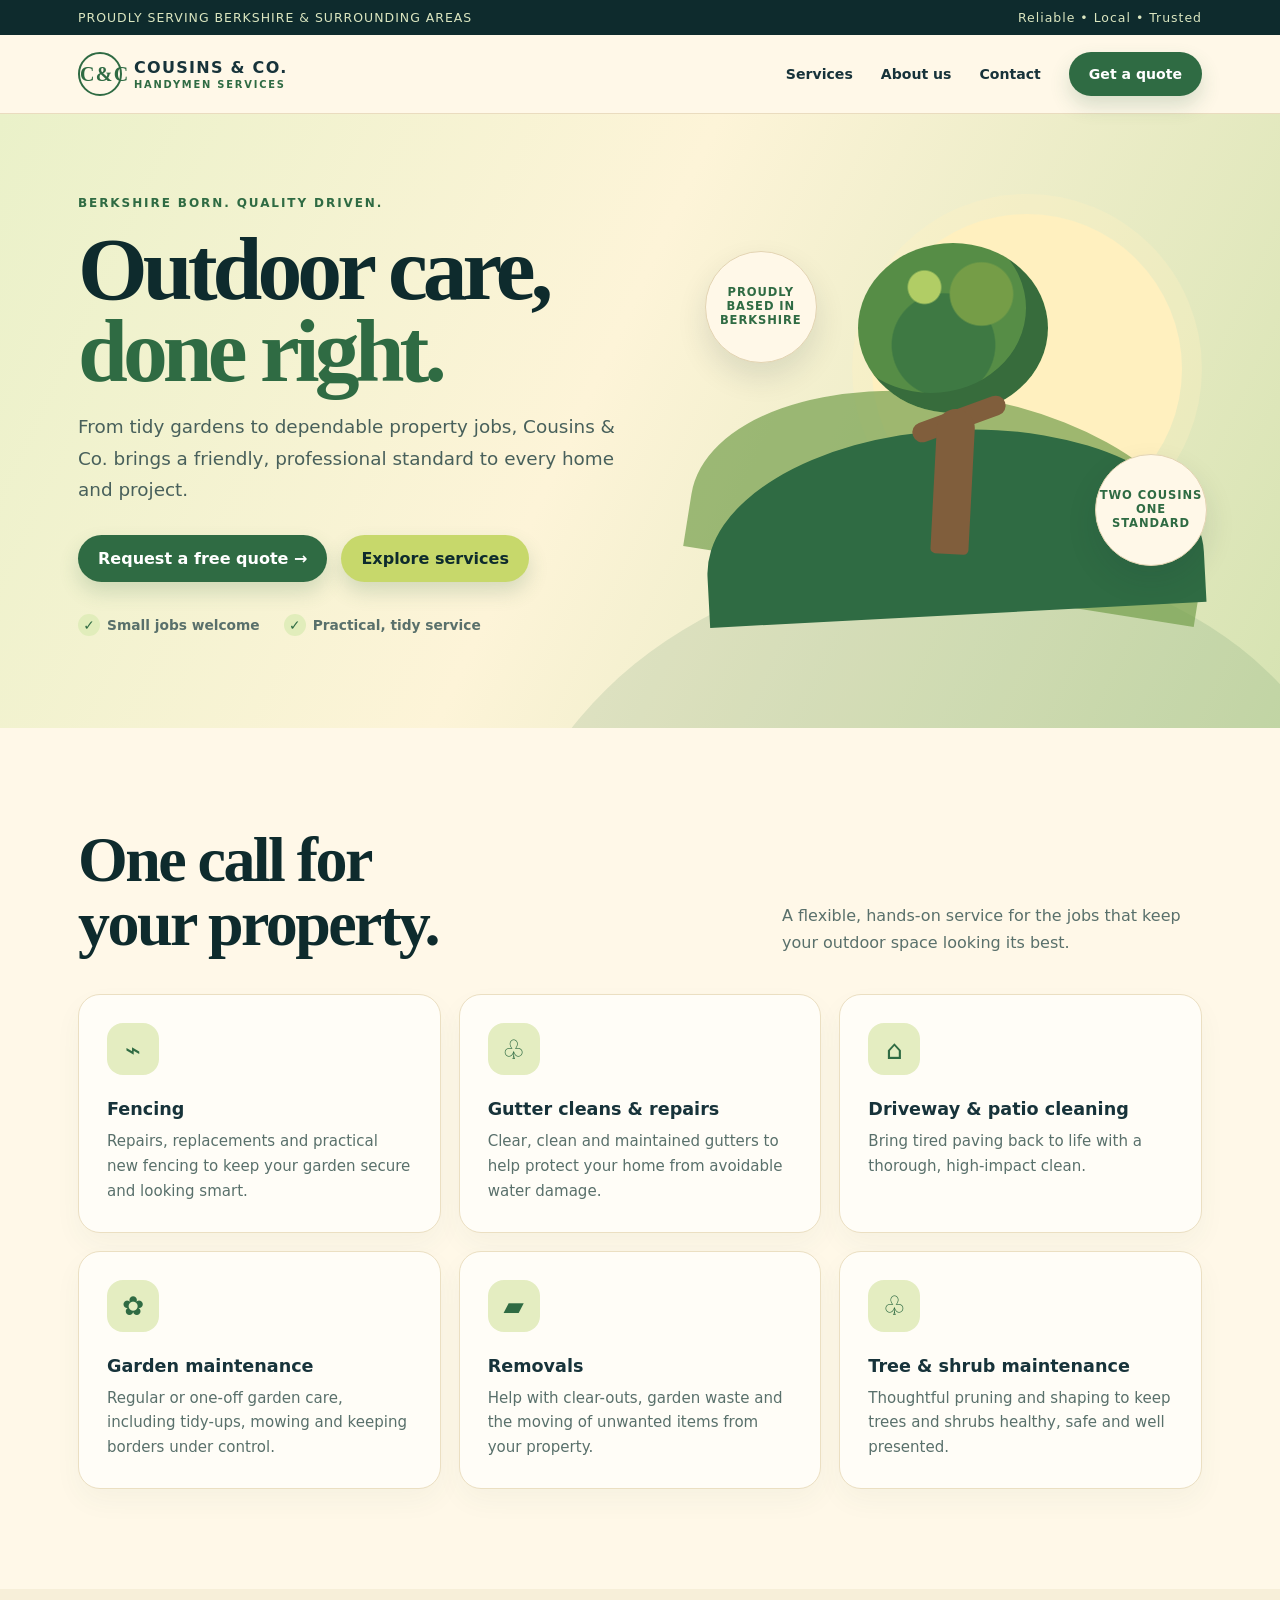
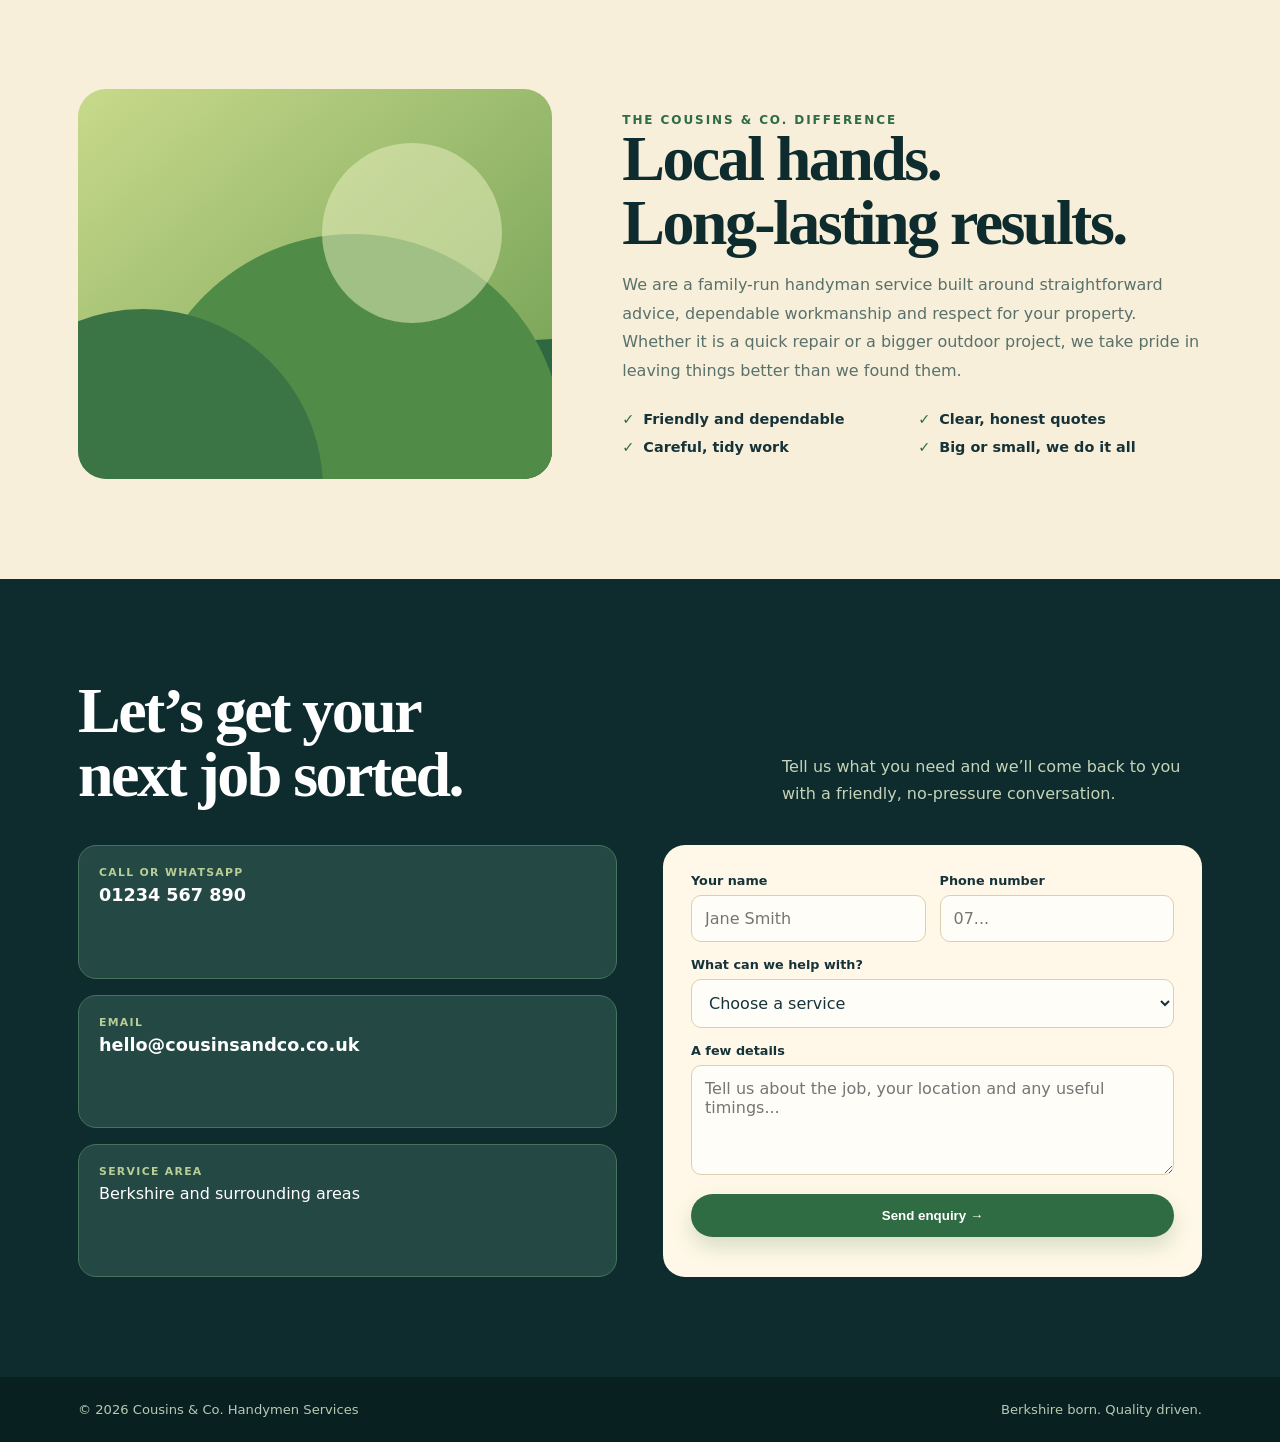
<file: cousins-and-co-draft.html>
<!doctype html>
<html lang="en">
<head>
<meta charset="utf-8" />
<meta name="viewport" content="width=device-width, initial-scale=1" />
<title>Cousins & Co. | Handymen Services</title>
<meta name="description" content="Cousins & Co. — reliable, local handyman and outdoor care services across Berkshire." />
<style>
:root{--ink:#17333a;--deep:#0e2b2d;--forest:#2f6b43;--leaf:#7ea84d;--lime:#c7d86b;--cream:#fff8e8;--sand:#f1ddae;--muted:#59706b;--white:#fff}*{box-sizing:border-box}html{scroll-behavior:smooth}body{margin:0;color:var(--ink);font-family:Inter,ui-sans-serif,system-ui,-apple-system,"Segoe UI",sans-serif;background:var(--cream)}a{text-decoration:none;color:inherit}.container{max-width:1180px;margin:auto;padding:0 28px}.topline{background:var(--deep);color:#dbe6c0;font-size:.78rem;letter-spacing:.08em}.topline .container{display:flex;justify-content:space-between;gap:20px;padding-top:10px;padding-bottom:10px}.nav{position:sticky;top:0;z-index:10;background:rgba(255,248,232,.94);backdrop-filter:blur(12px);border-bottom:1px solid #eadcbf}.nav .container{height:78px;display:flex;align-items:center;justify-content:space-between}.brand{display:flex;align-items:center;gap:12px;font-weight:900;letter-spacing:.08em}.brandmark{width:44px;height:44px;border:2px solid var(--forest);border-radius:50%;display:grid;place-items:center;color:var(--forest);font-family:Georgia,serif;font-size:20px}.brand small{display:block;color:var(--forest);font-size:.62rem;letter-spacing:.18em;margin-top:2px}.links{display:flex;align-items:center;gap:28px;font-size:.88rem;font-weight:700}.links a:hover{color:var(--forest)}.button{display:inline-flex;align-items:center;justify-content:center;gap:8px;padding:14px 20px;border-radius:999px;background:var(--forest);color:#fff;font-weight:800;border:0;box-shadow:0 10px 20px #2f6b4330;transition:.2s}.button:hover{background:#245536;transform:translateY(-2px)}.button.alt{background:var(--lime);color:var(--deep)}.hero{position:relative;overflow:hidden;background:linear-gradient(115deg,#eaf1c9 0%,#fdf4d8 46%,#d6e3b2 100%);padding:82px 0 92px}.hero:after{content:"";position:absolute;inset:auto -5% -170px 38%;height:340px;background:var(--forest);border-radius:50% 50% 0 0/100% 100% 0 0;opacity:.12;transform:rotate(-6deg)}.hero-grid{display:grid;grid-template-columns:1.06fr .94fr;align-items:center;gap:66px;position:relative;z-index:1}.eyebrow{color:var(--forest);font-weight:900;letter-spacing:.16em;text-transform:uppercase;font-size:.75rem}.hero h1{font-family:Georgia,serif;font-size:clamp(3.1rem,7vw,6.2rem);line-height:.92;margin:18px 0;color:var(--deep);letter-spacing:-.055em}.hero h1 em{color:var(--forest);font-style:normal}.hero p{font-size:1.15rem;line-height:1.7;max-width:570px;color:#48605b}.actions{display:flex;gap:14px;flex-wrap:wrap;margin-top:30px}.trust{display:flex;gap:24px;flex-wrap:wrap;margin-top:32px;color:var(--muted);font-size:.86rem;font-weight:700}.trust span:before{content:"✓";display:inline-grid;place-items:center;width:22px;height:22px;margin-right:7px;border-radius:50%;background:#e1edbb;color:var(--forest);font-weight:900}.illustration{min-height:440px;position:relative;display:grid;place-items:center}.sun{position:absolute;width:310px;height:310px;border-radius:50%;background:#fff0bf;right:4%;top:4%;box-shadow:0 0 0 20px #fff0bf55}.hill{position:absolute;bottom:21px;width:100%;height:185px;background:var(--forest);border-radius:55% 55% 0 0/80% 80% 0 0;transform:rotate(-3deg)}.hill.two{bottom:52px;background:#75a04e;opacity:.7;transform:rotate(9deg) scale(1.04)}.tree{position:relative;z-index:2;margin-top:-35px}.crown{width:190px;height:170px;border-radius:50%;background:radial-gradient(circle at 35% 26%,#b1cd65 0 9%,transparent 10%),radial-gradient(circle at 65% 30%,#759d47 0 18%,transparent 19%),radial-gradient(circle at 45% 60%,#3e7943 0 35%,transparent 36%),#568d46;box-shadow:inset -22px -20px 0 #376c3c}.trunk{height:145px;width:38px;background:#805e3c;margin:-4px auto 0;border-radius:20px 20px 5px 5px;transform:rotate(3deg)}.branch{height:20px;width:98px;background:#805e3c;position:absolute;top:166px;left:52px;transform:rotate(-20deg);border-radius:20px}.badge{position:absolute;z-index:3;background:#fff8e8;border:1px solid #e3d4b2;border-radius:50%;width:112px;height:112px;display:grid;place-items:center;text-align:center;font-size:.72rem;line-height:1.2;font-weight:900;letter-spacing:.08em;color:var(--forest);box-shadow:0 14px 30px #17333a1f}.badge.one{left:0;top:55px}.badge.two{right:-5px;bottom:70px}.section{padding:100px 0}.section.alt{background:#f7efd9}.section-head{display:flex;justify-content:space-between;align-items:end;gap:30px;margin-bottom:38px}.section h2{font-family:Georgia,serif;font-size:clamp(2.3rem,5vw,4rem);line-height:1;margin:0;color:var(--deep);letter-spacing:-.04em}.section-head p{max-width:420px;color:var(--muted);line-height:1.7;margin:0}.cards{display:grid;grid-template-columns:repeat(3,1fr);gap:18px}.card{background:#fffdf7;border:1px solid #ebdfc2;border-radius:22px;padding:28px;min-height:230px;box-shadow:0 12px 28px #315a3b0b;transition:.25s}.card:hover{transform:translateY(-5px);box-shadow:0 18px 36px #315a3b1c}.icon{width:52px;height:52px;border-radius:16px;display:grid;place-items:center;background:#e4edc1;color:var(--forest);font-size:1.65rem;margin-bottom:24px}.card h3{margin:0 0 10px;font-size:1.1rem}.card p{color:var(--muted);line-height:1.65;margin:0;font-size:.94rem}.about{display:grid;grid-template-columns:.9fr 1.1fr;gap:70px;align-items:center}.about-art{min-height:390px;border-radius:28px;background:linear-gradient(140deg,#c8d98b,#6d9d51);position:relative;overflow:hidden}.about-art:before,.about-art:after{content:"";position:absolute;border-radius:50%;background:#3b7545}.about-art:before{width:360px;height:360px;left:-115px;bottom:-190px;box-shadow:210px -45px 0 30px #518b48,410px 30px 0 0 #2e6840}.about-art:after{width:180px;height:180px;right:50px;top:54px;background:#e7efbd88}.about-copy p{color:var(--muted);line-height:1.8}.ticks{display:grid;grid-template-columns:1fr 1fr;gap:12px;margin:25px 0 0;padding:0;list-style:none}.ticks li{font-weight:800;font-size:.9rem}.ticks li:before{content:"✓";color:var(--forest);margin-right:9px}.contact{background:var(--deep);color:white}.contact h2{color:white}.contact .section-head p{color:#c5d4b9}.contact-grid{display:grid;grid-template-columns:1fr 1fr;gap:46px}.contact-details{display:grid;gap:16px}.contact-item{background:#244844;border:1px solid #46725e;border-radius:18px;padding:20px}.contact-item small{display:block;color:#b8ce96;text-transform:uppercase;letter-spacing:.12em;font-weight:800;font-size:.68rem;margin-bottom:6px}.contact-item a{font-size:1.1rem;font-weight:800}.form{background:#fff8e8;color:var(--ink);padding:28px;border-radius:22px}.form-row{display:grid;grid-template-columns:1fr 1fr;gap:14px}.form label{font-size:.8rem;font-weight:800;display:block;margin:0 0 7px}.form input,.form textarea,.form select{width:100%;border:1px solid #dbcfae;border-radius:10px;padding:13px;background:#fffdf7;color:var(--ink);font:inherit;margin-bottom:15px}.form textarea{min-height:110px;resize:vertical}.form .button{width:100%;cursor:pointer}.footer{background:#092021;color:#b7c9b4;padding:25px 0;font-size:.82rem}.footer .container{display:flex;justify-content:space-between;gap:20px}.mobile{display:none}@media(max-width:800px){.topline .container{justify-content:center}.topline .container span:last-child{display:none}.links{display:none}.mobile{display:inline-flex}.hero{padding:60px 0}.hero-grid,.about,.contact-grid{grid-template-columns:1fr;gap:40px}.illustration{min-height:330px;transform:scale(.84)}.cards{grid-template-columns:1fr 1fr}.section{padding:70px 0}.section-head{display:block}.section-head p{margin-top:16px}.footer .container{display:block}.footer .container span{display:block;margin-top:8px}}@media(max-width:510px){.container{padding:0 20px}.cards{grid-template-columns:1fr}.hero h1{font-size:3.3rem}.form-row{grid-template-columns:1fr}.trust{gap:12px}.badge.one{left:-15px}.badge.two{right:-18px}}
</style>
</head>
<body>
<div class="topline"><div class="container"><span>PROUDLY SERVING BERKSHIRE & SURROUNDING AREAS</span><span>Reliable • Local • Trusted</span></div></div>
<nav class="nav"><div class="container"><a class="brand" href="#top"><span class="brandmark">C&C</span><span>COUSINS & CO.<small>HANDYMEN SERVICES</small></span></a><div class="links"><a href="#services">Services</a><a href="#about">About us</a><a href="#contact">Contact</a><a class="button" href="#contact">Get a quote</a></div><a class="button mobile" href="#contact">Quote</a></div></nav>
<main id="top">
<section class="hero"><div class="container hero-grid"><div><div class="eyebrow">Berkshire born. Quality driven.</div><h1>Outdoor care, <em>done right.</em></h1><p>From tidy gardens to dependable property jobs, Cousins & Co. brings a friendly, professional standard to every home and project.</p><div class="actions"><a class="button" href="#contact">Request a free quote →</a><a class="button alt" href="#services">Explore services</a></div><div class="trust"><span>Small jobs welcome</span><span>Practical, tidy service</span></div></div><div class="illustration"><div class="sun"></div><div class="hill two"></div><div class="hill"></div><div class="tree"><div class="crown"></div><div class="branch"></div><div class="trunk"></div></div><div class="badge one">PROUDLY<br>BASED IN<br>BERKSHIRE</div><div class="badge two">TWO COUSINS<br>ONE STANDARD</div></div></div></section>
<section class="section" id="services"><div class="container"><div class="section-head"><h2>One call for<br>your property.</h2><p>A flexible, hands-on service for the jobs that keep your outdoor space looking its best.</p></div><div class="cards"><article class="card"><div class="icon">⌁</div><h3>Fencing</h3><p>Repairs, replacements and practical new fencing to keep your garden secure and looking smart.</p></article><article class="card"><div class="icon">♧</div><h3>Gutter cleans & repairs</h3><p>Clear, clean and maintained gutters to help protect your home from avoidable water damage.</p></article><article class="card"><div class="icon">⌂</div><h3>Driveway & patio cleaning</h3><p>Bring tired paving back to life with a thorough, high-impact clean.</p></article><article class="card"><div class="icon">✿</div><h3>Garden maintenance</h3><p>Regular or one-off garden care, including tidy-ups, mowing and keeping borders under control.</p></article><article class="card"><div class="icon">▰</div><h3>Removals</h3><p>Help with clear-outs, garden waste and the moving of unwanted items from your property.</p></article><article class="card"><div class="icon">♧</div><h3>Tree & shrub maintenance</h3><p>Thoughtful pruning and shaping to keep trees and shrubs healthy, safe and well presented.</p></article></div></div></section>
<section class="section alt" id="about"><div class="container about"><div class="about-art"></div><div class="about-copy"><div class="eyebrow">The Cousins & Co. difference</div><h2>Local hands.<br>Long-lasting results.</h2><p>We are a family-run handyman service built around straightforward advice, dependable workmanship and respect for your property. Whether it is a quick repair or a bigger outdoor project, we take pride in leaving things better than we found them.</p><ul class="ticks"><li>Friendly and dependable</li><li>Clear, honest quotes</li><li>Careful, tidy work</li><li>Big or small, we do it all</li></ul></div></div></section>
<section class="section contact" id="contact"><div class="container"><div class="section-head"><h2>Let’s get your<br>next job sorted.</h2><p>Tell us what you need and we’ll come back to you with a friendly, no-pressure conversation.</p></div><div class="contact-grid"><div class="contact-details"><div class="contact-item"><small>Call or WhatsApp</small><a href="tel:+441234567890">01234 567 890</a></div><div class="contact-item"><small>Email</small><a href="mailto:hello@cousinsandco.co.uk">hello@cousinsandco.co.uk</a></div><div class="contact-item"><small>Service area</small><span>Berkshire and surrounding areas</span></div></div><form class="form" onsubmit="event.preventDefault(); document.querySelector('#form-note').textContent='Thanks — your enquiry is ready to send. Connect this form to your preferred inbox or CRM.'"><div class="form-row"><div><label for="name">Your name</label><input id="name" required placeholder="Jane Smith"></div><div><label for="phone">Phone number</label><input id="phone" placeholder="07..." type="tel"></div></div><label for="service">What can we help with?</label><select id="service"><option>Choose a service</option><option>Garden maintenance</option><option>Tree & shrub maintenance</option><option>Fencing</option><option>Gutter cleans & repairs</option><option>Driveway & patio cleaning</option><option>Removals</option><option>Something else</option></select><label for="message">A few details</label><textarea id="message" placeholder="Tell us about the job, your location and any useful timings..."></textarea><button class="button" type="submit">Send enquiry →</button><p id="form-note" style="font-size:.8rem;color:#59706b;margin:12px 0 0"></p></form></div></div></section>
</main><footer class="footer"><div class="container"><span>© 2026 Cousins & Co. Handymen Services</span><span>Berkshire born. Quality driven.</span></div></footer>
</body></html>
</file>
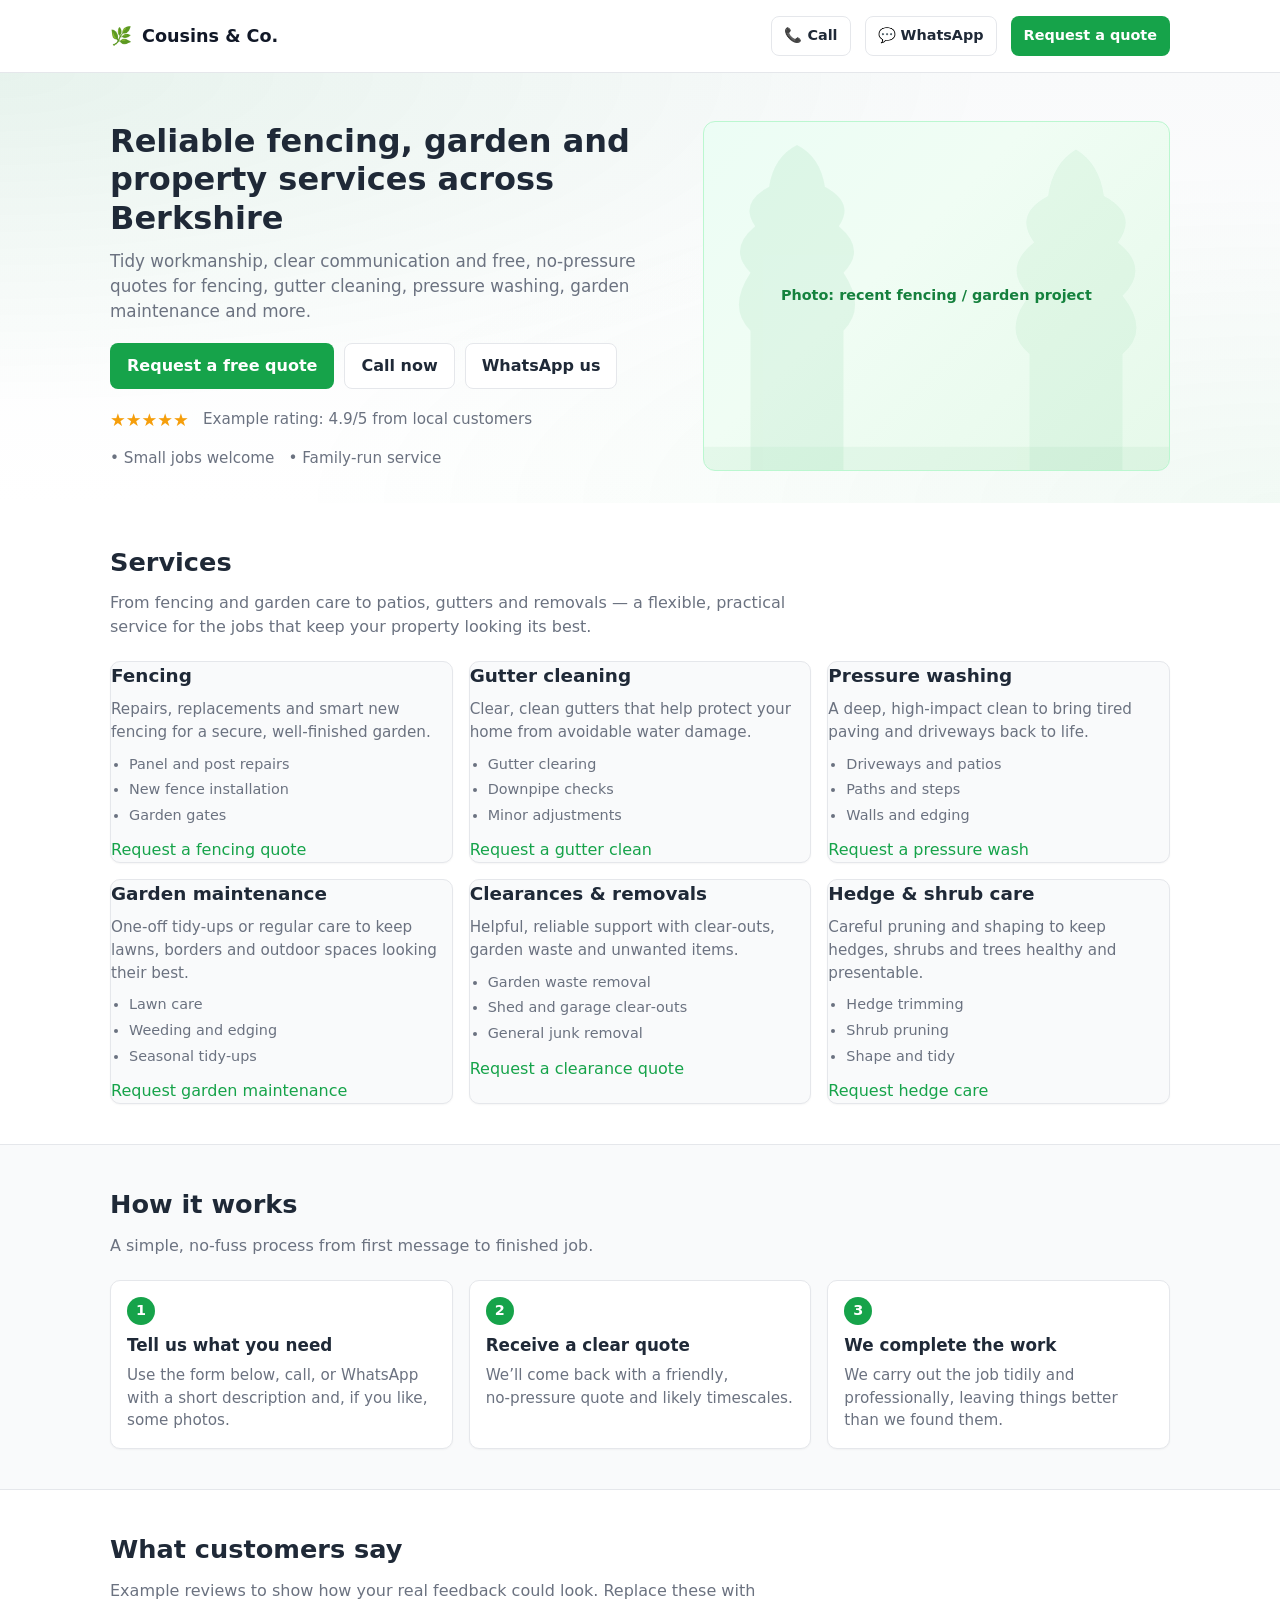
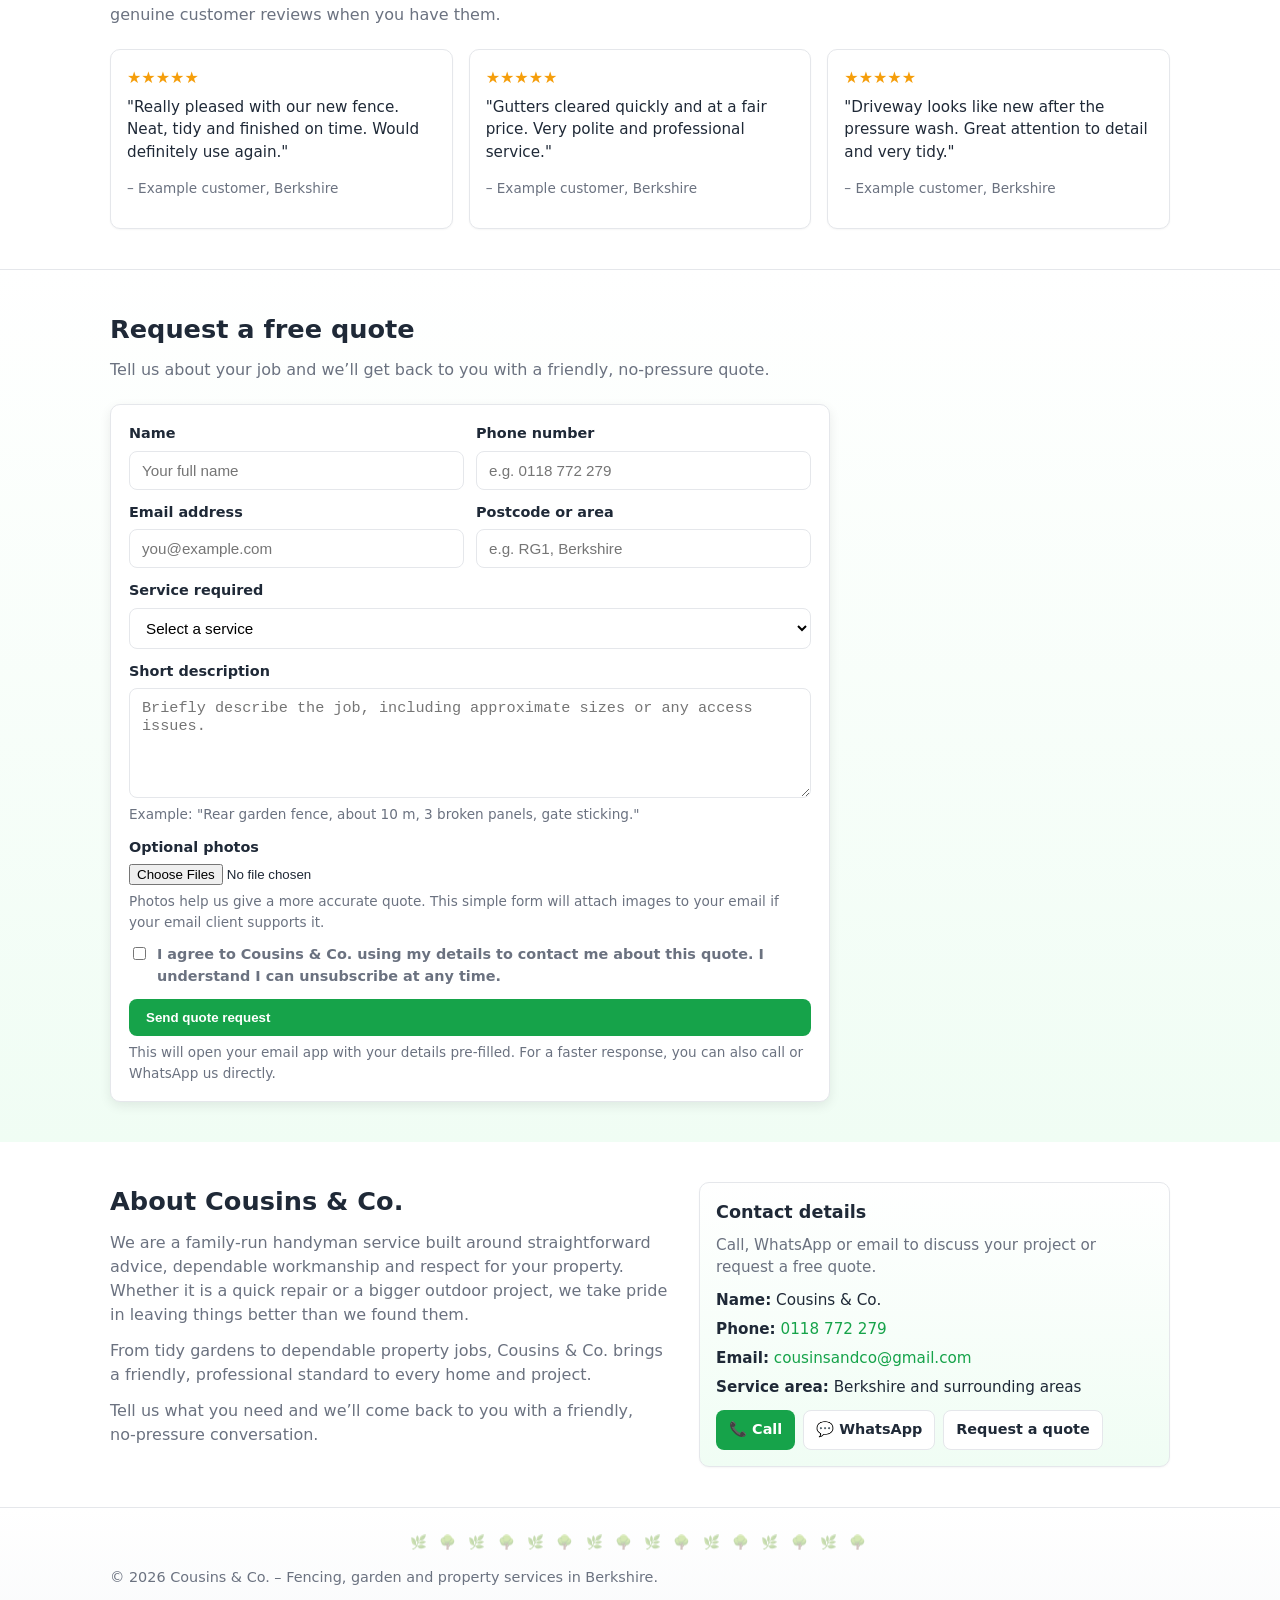
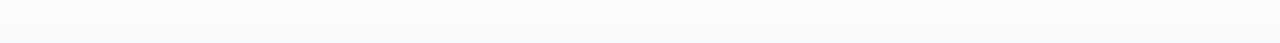
<file: index (1).html>
<!DOCTYPE html>
<html lang="en-GB">
<head>
  <meta charset="UTF-8" />
  <meta name="viewport" content="width=device-width, initial-scale=1" />
  <title>Fencing & Garden Services in Berkshire | Cousins & Co.</title>
  <meta
    name="description"
    content="Cousins & Co. provides fencing, garden maintenance, gutter cleaning, pressure washing and property services across Berkshire. Request a free quote."
  />
  <link rel="stylesheet" href="styles.css" />
</head>
<body>

  <!-- Header -->
  <header>
    <div class="container header-inner">
      <div class="brand">
        <div class="brand-logo" aria-hidden="true">🌿</div>
        <span>Cousins & Co.</span>
      </div>
      <div class="contact-links">
        <a class="btn btn-outline btn-sm" href="tel:+44118772279">
          📞 Call
        </a>
        <a
          class="btn btn-outline btn-sm"
          href="https://wa.me/44118772279"
          target="_blank"
          rel="noopener"
        >
          💬 WhatsApp
        </a>
        <a class="btn btn-primary btn-sm" href="#quote">
          Request a quote
        </a>
      </div>
    </div>
  </header>

  <!-- Hero -->
  <section class="hero">
    <div class="container hero-inner">
      <div>
        <h1>Reliable fencing, garden and property services across Berkshire</h1>
        <p>
          Tidy workmanship, clear communication and free, no‑pressure quotes for
          fencing, gutter cleaning, pressure washing, garden maintenance and more.
        </p>
        <div class="hero-actions">
          <a class="btn btn-primary" href="#quote">Request a free quote</a>
          <a class="btn btn-outline" href="tel:+44118772279">Call now</a>
          <a
            class="btn btn-outline"
            href="https://wa.me/44118772279"
            target="_blank"
            rel="noopener"
          >
            WhatsApp us
          </a>
        </div>
        <div class="trust-badges">
          <span class="stars" aria-label="Example rating 4.9 out of 5">
            ★★★★★
          </span>
          <span>Example rating: 4.9/5 from local customers</span>
          <span>• Small jobs welcome</span>
          <span>• Family‑run service</span>
        </div>
      </div>
      <div>
        <!-- Optional: add an image here later -->
        <div class="hero-image-placeholder">
          Photo: recent fencing / garden project
        </div>
      </div>
    </div>
  </section>

  <!-- Services -->
  <section class="section">
    <div class="container">
      <h2>Services</h2>
      <p class="section-intro">
        From fencing and garden care to patios, gutters and removals — a flexible,
        practical service for the jobs that keep your property looking its best.
      </p>

      <div class="services-grid">
        <article class="service-card">
          <h3>Fencing</h3>
          <p>
            Repairs, replacements and smart new fencing for a secure, well‑finished
            garden.
          </p>
          <ul>
            <li>Panel and post repairs</li>
            <li>New fence installation</li>
            <li>Garden gates</li>
          </ul>
          <a href="#quote">Request a fencing quote</a>
        </article>

        <article class="service-card">
          <h3>Gutter cleaning</h3>
          <p>
            Clear, clean gutters that help protect your home from avoidable water
            damage.
          </p>
          <ul>
            <li>Gutter clearing</li>
            <li>Downpipe checks</li>
            <li>Minor adjustments</li>
          </ul>
          <a href="#quote">Request a gutter clean</a>
        </article>

        <article class="service-card">
          <h3>Pressure washing</h3>
          <p>
            A deep, high‑impact clean to bring tired paving and driveways back to
            life.
          </p>
          <ul>
            <li>Driveways and patios</li>
            <li>Paths and steps</li>
            <li>Walls and edging</li>
          </ul>
          <a href="#quote">Request a pressure wash</a>
        </article>

        <article class="service-card">
          <h3>Garden maintenance</h3>
          <p>
            One‑off tidy‑ups or regular care to keep lawns, borders and outdoor
            spaces looking their best.
          </p>
          <ul>
            <li>Lawn care</li>
            <li>Weeding and edging</li>
            <li>Seasonal tidy‑ups</li>
          </ul>
          <a href="#quote">Request garden maintenance</a>
        </article>

        <article class="service-card">
          <h3>Clearances & removals</h3>
          <p>
            Helpful, reliable support with clear‑outs, garden waste and unwanted
            items.
          </p>
          <ul>
            <li>Garden waste removal</li>
            <li>Shed and garage clear‑outs</li>
            <li>General junk removal</li>
          </ul>
          <a href="#quote">Request a clearance quote</a>
        </article>

        <article class="service-card">
          <h3>Hedge & shrub care</h3>
          <p>
            Careful pruning and shaping to keep hedges, shrubs and trees healthy
            and presentable.
          </p>
          <ul>
            <li>Hedge trimming</li>
            <li>Shrub pruning</li>
            <li>Shape and tidy</li>
          </ul>
          <a href="#quote">Request hedge care</a>
        </article>
      </div>
    </div>
  </section>

  <!-- How it works -->
  <section class="section section-alt">
    <div class="container">
      <h2>How it works</h2>
      <p class="section-intro">
        A simple, no‑fuss process from first message to finished job.
      </p>

      <div class="steps">
        <div class="step">
          <div class="step-number">1</div>
          <h3>Tell us what you need</h3>
          <p>
            Use the form below, call, or WhatsApp with a short description and, if
            you like, some photos.
          </p>
        </div>
        <div class="step">
          <div class="step-number">2</div>
          <h3>Receive a clear quote</h3>
          <p>
            We’ll come back with a friendly, no‑pressure quote and likely
            timescales.
          </p>
        </div>
        <div class="step">
          <div class="step-number">3</div>
          <h3>We complete the work</h3>
          <p>
            We carry out the job tidily and professionally, leaving things better
            than we found them.
          </p>
        </div>
      </div>
    </div>
  </section>

  <!-- Reviews (example) -->
  <section class="section">
    <div class="container">
      <h2>What customers say</h2>
      <p class="section-intro">
        Example reviews to show how your real feedback could look. Replace these
        with genuine customer reviews when you have them.
      </p>

      <div class="reviews-grid">
        <div class="review-card">
          <div class="review-stars" aria-label="5 out of 5 stars">★★★★★</div>
          <p class="review-text">
            "Really pleased with our new fence. Neat, tidy and finished on time.
            Would definitely use again."
          </p>
          <p class="review-meta">– Example customer, Berkshire</p>
        </div>
        <div class="review-card">
          <div class="review-stars" aria-label="5 out of 5 stars">★★★★★</div>
          <p class="review-text">
            "Gutters cleared quickly and at a fair price. Very polite and
            professional service."
          </p>
          <p class="review-meta">– Example customer, Berkshire</p>
        </div>
        <div class="review-card">
          <div class="review-stars" aria-label="5 out of 5 stars">★★★★★</div>
          <p class="review-text">
            "Driveway looks like new after the pressure wash. Great attention to
            detail and very tidy."
          </p>
          <p class="review-meta">– Example customer, Berkshire</p>
        </div>
      </div>
    </div>
  </section>

  <!-- Quote form -->
  <section id="quote" class="section quote-section">
    <div class="container">
      <h2>Request a free quote</h2>
      <p class="section-intro">
        Tell us about your job and we’ll get back to you with a friendly,
        no‑pressure quote.
      </p>

      <div class="form-card">
        <form
          id="quote-form"
          action="mailto:cousinsandco@gmail.com"
          method="post"
          enctype="text/plain"
        >
          <div class="form-grid">
            <div class="form-group">
              <label for="name">Name</label>
              <input
                type="text"
                id="name"
                name="name"
                placeholder="Your full name"
                required
              />
            </div>
            <div class="form-group">
              <label for="phone">Phone number</label>
              <input
                type="tel"
                id="phone"
                name="phone"
                placeholder="e.g. 0118 772 279"
                required
              />
            </div>

            <div class="form-group">
              <label for="email">Email address</label>
              <input
                type="email"
                id="email"
                name="email"
                placeholder="you@example.com"
                required
              />
            </div>
            <div class="form-group">
              <label for="postcode">Postcode or area</label>
              <input
                type="text"
                id="postcode"
                name="postcode"
                placeholder="e.g. RG1, Berkshire"
                required
              />
            </div>

            <div class="form-group full">
              <label for="service">Service required</label>
              <select id="service" name="service" required>
                <option value="" disabled selected>Select a service</option>
                <option>Fencing</option>
                <option>Gutter cleaning</option>
                <option>Pressure washing</option>
                <option>Garden maintenance</option>
                <option>Clearances & removals</option>
                <option>Hedge & shrub care</option>
                <option>Other</option>
              </select>
            </div>

            <div class="form-group full">
              <label for="message">Short description</label>
              <textarea
                id="message"
                name="message"
                placeholder="Briefly describe the job, including approximate sizes or any access issues."
                required
              ></textarea>
              <div class="help-text">
                Example: "Rear garden fence, about 10 m, 3 broken panels, gate
                sticking."
              </div>
            </div>

            <div class="form-group full">
              <label for="photos">Optional photos</label>
              <input
                type="file"
                id="photos"
                name="photos"
                accept="image/*"
                multiple
              />
              <div class="help-text">
                Photos help us give a more accurate quote. This simple form will
                attach images to your email if your email client supports it.
              </div>
            </div>

            <div class="form-group full">
              <div class="checkbox-group">
                <input
                  type="checkbox"
                  id="consent"
                  name="consent"
                  required
                />
                <label for="consent">
                  I agree to Cousins & Co. using my details to contact me about
                  this quote. I understand I can unsubscribe at any time.
                </label>
              </div>
            </div>

            <div class="form-group full">
              <button type="submit" class="btn btn-primary btn-full">
                Send quote request
              </button>
              <div class="help-text">
                This will open your email app with your details pre‑filled. For a
                faster response, you can also call or WhatsApp us directly.
              </div>
            </div>
          </div>
        </form>
      </div>
    </div>
  </section>

  <!-- About / Contact -->
  <section class="section">
    <div class="container about-grid">
      <div class="about-text">
        <h2>About Cousins & Co.</h2>
        <p>
          We are a family‑run handyman service built around straightforward advice,
          dependable workmanship and respect for your property. Whether it is a
          quick repair or a bigger outdoor project, we take pride in leaving things
          better than we found them.
        </p>
        <p>
          From tidy gardens to dependable property jobs, Cousins & Co. brings a
          friendly, professional standard to every home and project.
        </p>
        <p>
          Tell us what you need and we’ll come back to you with a friendly,
          no‑pressure conversation.
        </p>
      </div>

      <div class="contact-box">
        <h3>Contact details</h3>
        <p>
          Call, WhatsApp or email to discuss your project or request a free quote.
        </p>
        <ul class="contact-list">
          <li>
            <strong>Name:</strong> Cousins & Co.
          </li>
          <li>
            <strong>Phone:</strong>
            <a href="tel:+44118772279">0118 772 279</a>
          </li>
          <li>
            <strong>Email:</strong>
            <a href="mailto:cousinsandco@gmail.com">cousinsandco@gmail.com</a>
          </li>
          <li>
            <strong>Service area:</strong> Berkshire and surrounding areas
          </li>
        </ul>
        <div class="contact-box-actions">
          <a class="btn btn-primary btn-sm" href="tel:+44118772279">
            📞 Call
          </a>
          <a
            class="btn btn-outline btn-sm"
            href="https://wa.me/44118772279"
            target="_blank"
            rel="noopener"
          >
            💬 WhatsApp
          </a>
          <a class="btn btn-outline btn-sm" href="#quote">
            Request a quote
          </a>
        </div>
      </div>
    </div>
  </section>

  <!-- Footer -->
  <footer>
    <div class="container">
      <p>
        © <span id="year"></span> Cousins & Co. – Fencing, garden and property
        services in Berkshire.
      </p>
    </div>
  </footer>

  <!-- Mobile bottom bar -->
  <div class="mobile-bottom-bar">
    <div class="bar-inner">
      <a class="btn btn-outline" href="tel:+44118772279">
        📞 Call
      </a>
      <a
        class="btn btn-outline"
        href="https://wa.me/44118772279"
        target="_blank"
        rel="noopener"
      >
        💬 WhatsApp
      </a>
      <a class="btn btn-primary" href="#quote">
        Request a quote
      </a>
    </div>
  </div>

  <script src="script.js"></script>
</body>
</html>
</file>
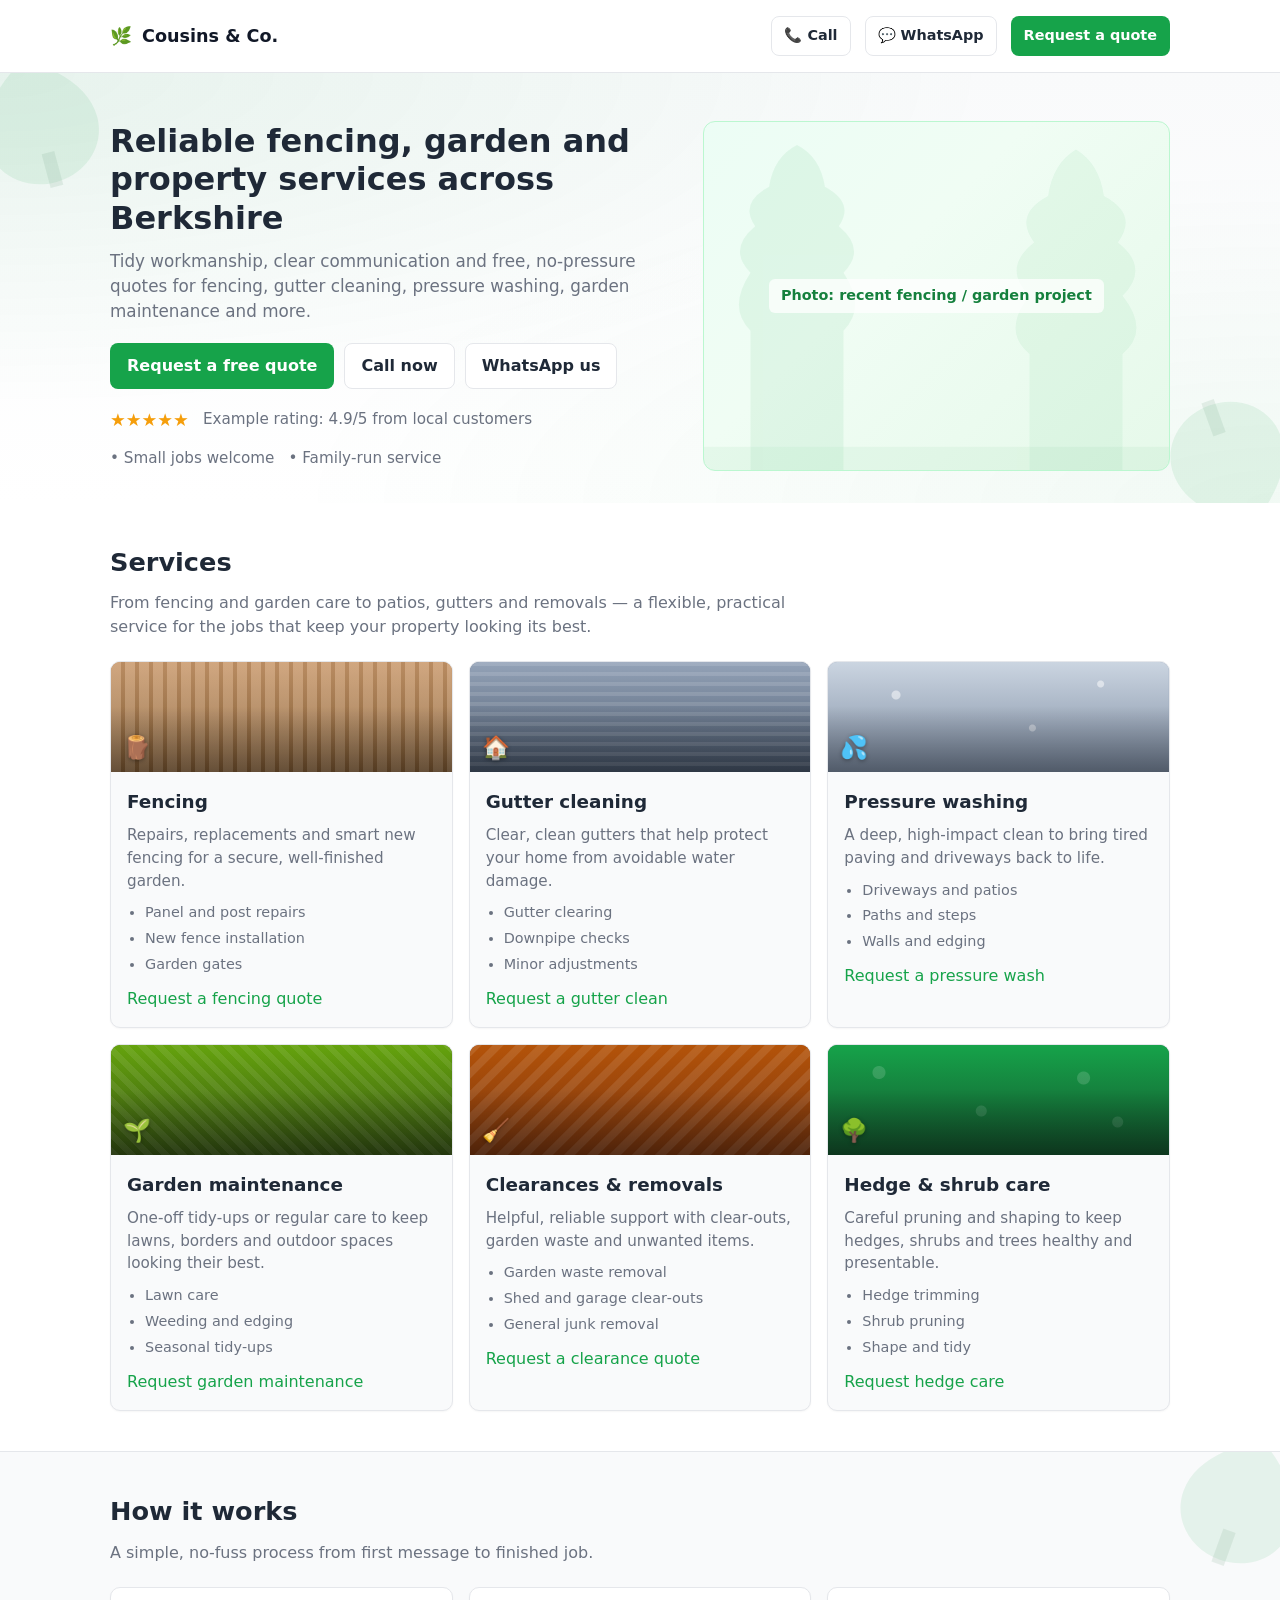
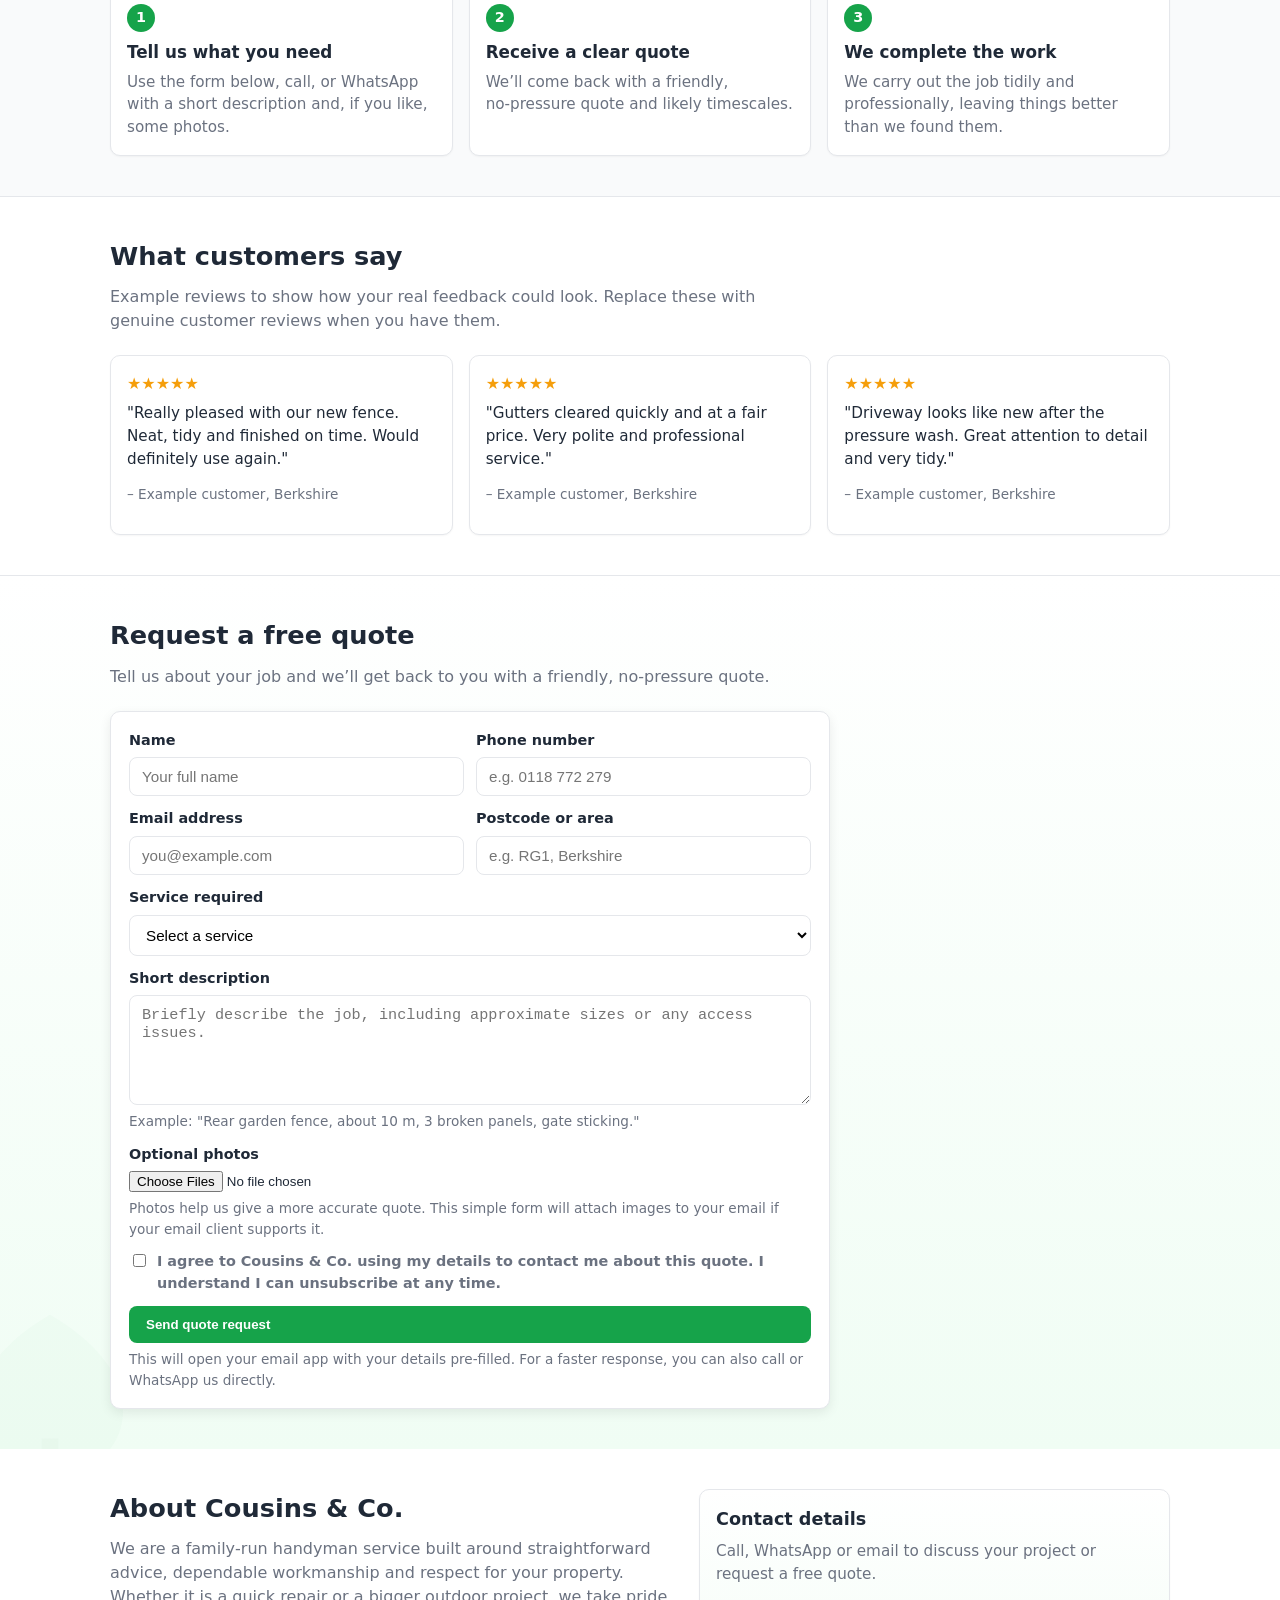
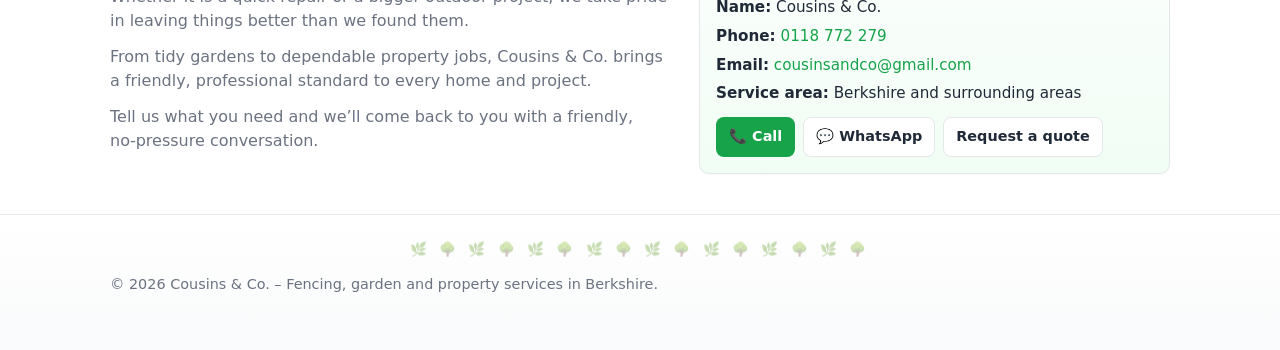
<file: index (2).html>
<!DOCTYPE html>
<html lang="en-GB">
<head>
  <meta charset="UTF-8" />
  <meta name="viewport" content="width=device-width, initial-scale=1" />
  <title>Fencing & Garden Services in Berkshire | Cousins & Co.</title>
  <meta
    name="description"
    content="Cousins & Co. provides fencing, garden maintenance, gutter cleaning, pressure washing and property services across Berkshire. Request a free quote."
  />
  <link rel="stylesheet" href="styles.css" />
</head>
<body>

  <!-- Header -->
  <header>
    <div class="container header-inner">
      <div class="brand">
        <div class="brand-logo" aria-hidden="true">🌿</div>
        <span>Cousins & Co.</span>
      </div>
      <div class="contact-links">
        <a class="btn btn-outline btn-sm" href="tel:+44118772279">
          📞 Call
        </a>
        <a
          class="btn btn-outline btn-sm"
          href="https://wa.me/44118772279"
          target="_blank"
          rel="noopener"
        >
          💬 WhatsApp
        </a>
        <a class="btn btn-primary btn-sm" href="#quote">
          Request a quote
        </a>
      </div>
    </div>
  </header>

  <!-- Hero -->
  <section class="hero">
    <div class="tree-decor tree-left" aria-hidden="true"></div>
    <div class="tree-decor tree-right" aria-hidden="true"></div>
    <div class="container hero-inner">
      <div>
        <h1>Reliable fencing, garden and property services across Berkshire</h1>
        <p>
          Tidy workmanship, clear communication and free, no‑pressure quotes for
          fencing, gutter cleaning, pressure washing, garden maintenance and more.
        </p>
        <div class="hero-actions">
          <a class="btn btn-primary" href="#quote">Request a free quote</a>
          <a class="btn btn-outline" href="tel:+44118772279">Call now</a>
          <a
            class="btn btn-outline"
            href="https://wa.me/44118772279"
            target="_blank"
            rel="noopener"
          >
            WhatsApp us
          </a>
        </div>
        <div class="trust-badges">
          <span class="stars" aria-label="Example rating 4.9 out of 5">
            ★★★★★
          </span>
          <span>Example rating: 4.9/5 from local customers</span>
          <span>• Small jobs welcome</span>
          <span>• Family‑run service</span>
        </div>
      </div>
      <div>
        <div class="hero-image-placeholder">
          <span>Photo: recent fencing / garden project</span>
        </div>
      </div>
    </div>
  </section>

  <!-- Services -->
  <section class="section">
    <div class="container">
      <h2>Services</h2>
      <p class="section-intro">
        From fencing and garden care to patios, gutters and removals — a flexible,
        practical service for the jobs that keep your property looking its best.
      </p>

      <div class="services-grid">
        <article class="service-card">
          <div class="service-media fencing">
            <span class="service-media-icon" aria-hidden="true">🪵</span>
          </div>
          <div class="service-card-body">
            <h3>Fencing</h3>
            <p>
              Repairs, replacements and smart new fencing for a secure,
              well‑finished garden.
            </p>
            <ul>
              <li>Panel and post repairs</li>
              <li>New fence installation</li>
              <li>Garden gates</li>
            </ul>
            <a href="#quote">Request a fencing quote</a>
          </div>
        </article>

        <article class="service-card">
          <div class="service-media gutters">
            <span class="service-media-icon" aria-hidden="true">🏠</span>
          </div>
          <div class="service-card-body">
            <h3>Gutter cleaning</h3>
            <p>
              Clear, clean gutters that help protect your home from avoidable
              water damage.
            </p>
            <ul>
              <li>Gutter clearing</li>
              <li>Downpipe checks</li>
              <li>Minor adjustments</li>
            </ul>
            <a href="#quote">Request a gutter clean</a>
          </div>
        </article>

        <article class="service-card">
          <div class="service-media pressure-washing">
            <span class="service-media-icon" aria-hidden="true">💦</span>
          </div>
          <div class="service-card-body">
            <h3>Pressure washing</h3>
            <p>
              A deep, high‑impact clean to bring tired paving and driveways back
              to life.
            </p>
            <ul>
              <li>Driveways and patios</li>
              <li>Paths and steps</li>
              <li>Walls and edging</li>
            </ul>
            <a href="#quote">Request a pressure wash</a>
          </div>
        </article>

        <article class="service-card">
          <div class="service-media garden-maintenance">
            <span class="service-media-icon" aria-hidden="true">🌱</span>
          </div>
          <div class="service-card-body">
            <h3>Garden maintenance</h3>
            <p>
              One‑off tidy‑ups or regular care to keep lawns, borders and outdoor
              spaces looking their best.
            </p>
            <ul>
              <li>Lawn care</li>
              <li>Weeding and edging</li>
              <li>Seasonal tidy‑ups</li>
            </ul>
            <a href="#quote">Request garden maintenance</a>
          </div>
        </article>

        <article class="service-card">
          <div class="service-media clearances">
            <span class="service-media-icon" aria-hidden="true">🧹</span>
          </div>
          <div class="service-card-body">
            <h3>Clearances & removals</h3>
            <p>
              Helpful, reliable support with clear‑outs, garden waste and
              unwanted items.
            </p>
            <ul>
              <li>Garden waste removal</li>
              <li>Shed and garage clear‑outs</li>
              <li>General junk removal</li>
            </ul>
            <a href="#quote">Request a clearance quote</a>
          </div>
        </article>

        <article class="service-card">
          <div class="service-media hedge-care">
            <span class="service-media-icon" aria-hidden="true">🌳</span>
          </div>
          <div class="service-card-body">
            <h3>Hedge & shrub care</h3>
            <p>
              Careful pruning and shaping to keep hedges, shrubs and trees
              healthy and presentable.
            </p>
            <ul>
              <li>Hedge trimming</li>
              <li>Shrub pruning</li>
              <li>Shape and tidy</li>
            </ul>
            <a href="#quote">Request hedge care</a>
          </div>
        </article>
      </div>
    </div>
  </section>

  <!-- How it works -->
  <section class="section section-alt">
    <div class="tree-decor" style="top: -20px; right: -30px; transform: rotate(20deg);" aria-hidden="true"></div>
    <div class="container">
      <h2>How it works</h2>
      <p class="section-intro">
        A simple, no‑fuss process from first message to finished job.
      </p>

      <div class="steps">
        <div class="step">
          <div class="step-number">1</div>
          <h3>Tell us what you need</h3>
          <p>
            Use the form below, call, or WhatsApp with a short description and, if
            you like, some photos.
          </p>
        </div>
        <div class="step">
          <div class="step-number">2</div>
          <h3>Receive a clear quote</h3>
          <p>
            We’ll come back with a friendly, no‑pressure quote and likely
            timescales.
          </p>
        </div>
        <div class="step">
          <div class="step-number">3</div>
          <h3>We complete the work</h3>
          <p>
            We carry out the job tidily and professionally, leaving things better
            than we found them.
          </p>
        </div>
      </div>
    </div>
  </section>

  <!-- Reviews (example) -->
  <section class="section">
    <div class="container">
      <h2>What customers say</h2>
      <p class="section-intro">
        Example reviews to show how your real feedback could look. Replace these
        with genuine customer reviews when you have them.
      </p>

      <div class="reviews-grid">
        <div class="review-card">
          <div class="review-stars" aria-label="5 out of 5 stars">★★★★★</div>
          <p class="review-text">
            "Really pleased with our new fence. Neat, tidy and finished on time.
            Would definitely use again."
          </p>
          <p class="review-meta">– Example customer, Berkshire</p>
        </div>
        <div class="review-card">
          <div class="review-stars" aria-label="5 out of 5 stars">★★★★★</div>
          <p class="review-text">
            "Gutters cleared quickly and at a fair price. Very polite and
            professional service."
          </p>
          <p class="review-meta">– Example customer, Berkshire</p>
        </div>
        <div class="review-card">
          <div class="review-stars" aria-label="5 out of 5 stars">★★★★★</div>
          <p class="review-text">
            "Driveway looks like new after the pressure wash. Great attention to
            detail and very tidy."
          </p>
          <p class="review-meta">– Example customer, Berkshire</p>
        </div>
      </div>
    </div>
  </section>

  <!-- Quote form -->
  <section id="quote" class="section quote-section">
    <div class="tree-decor" aria-hidden="true"></div>
    <div class="container">
      <h2>Request a free quote</h2>
      <p class="section-intro">
        Tell us about your job and we’ll get back to you with a friendly,
        no‑pressure quote.
      </p>

      <div class="form-card">
        <form
          id="quote-form"
          action="mailto:cousinsandco@gmail.com"
          method="post"
          enctype="text/plain"
        >
          <div class="form-grid">
            <div class="form-group">
              <label for="name">Name</label>
              <input
                type="text"
                id="name"
                name="name"
                placeholder="Your full name"
                required
              />
            </div>
            <div class="form-group">
              <label for="phone">Phone number</label>
              <input
                type="tel"
                id="phone"
                name="phone"
                placeholder="e.g. 0118 772 279"
                required
              />
            </div>

            <div class="form-group">
              <label for="email">Email address</label>
              <input
                type="email"
                id="email"
                name="email"
                placeholder="you@example.com"
                required
              />
            </div>
            <div class="form-group">
              <label for="postcode">Postcode or area</label>
              <input
                type="text"
                id="postcode"
                name="postcode"
                placeholder="e.g. RG1, Berkshire"
                required
              />
            </div>

            <div class="form-group full">
              <label for="service">Service required</label>
              <select id="service" name="service" required>
                <option value="" disabled selected>Select a service</option>
                <option>Fencing</option>
                <option>Gutter cleaning</option>
                <option>Pressure washing</option>
                <option>Garden maintenance</option>
                <option>Clearances & removals</option>
                <option>Hedge & shrub care</option>
                <option>Other</option>
              </select>
            </div>

            <div class="form-group full">
              <label for="message">Short description</label>
              <textarea
                id="message"
                name="message"
                placeholder="Briefly describe the job, including approximate sizes or any access issues."
                required
              ></textarea>
              <div class="help-text">
                Example: "Rear garden fence, about 10 m, 3 broken panels, gate
                sticking."
              </div>
            </div>

            <div class="form-group full">
              <label for="photos">Optional photos</label>
              <input
                type="file"
                id="photos"
                name="photos"
                accept="image/*"
                multiple
              />
              <div class="help-text">
                Photos help us give a more accurate quote. This simple form will
                attach images to your email if your email client supports it.
              </div>
            </div>

            <div class="form-group full">
              <div class="checkbox-group">
                <input
                  type="checkbox"
                  id="consent"
                  name="consent"
                  required
                />
                <label for="consent">
                  I agree to Cousins & Co. using my details to contact me about
                  this quote. I understand I can unsubscribe at any time.
                </label>
              </div>
            </div>

            <div class="form-group full">
              <button type="submit" class="btn btn-primary btn-full">
                Send quote request
              </button>
              <div class="help-text">
                This will open your email app with your details pre‑filled. For a
                faster response, you can also call or WhatsApp us directly.
              </div>
            </div>
          </div>
        </form>
      </div>
    </div>
  </section>

  <!-- About / Contact -->
  <section class="section">
    <div class="container about-grid">
      <div class="about-text">
        <h2>About Cousins & Co.</h2>
        <p>
          We are a family‑run handyman service built around straightforward advice,
          dependable workmanship and respect for your property. Whether it is a
          quick repair or a bigger outdoor project, we take pride in leaving things
          better than we found them.
        </p>
        <p>
          From tidy gardens to dependable property jobs, Cousins & Co. brings a
          friendly, professional standard to every home and project.
        </p>
        <p>
          Tell us what you need and we’ll come back to you with a friendly,
          no‑pressure conversation.
        </p>
      </div>

      <div class="contact-box">
        <h3>Contact details</h3>
        <p>
          Call, WhatsApp or email to discuss your project or request a free quote.
        </p>
        <ul class="contact-list">
          <li>
            <strong>Name:</strong> Cousins & Co.
          </li>
          <li>
            <strong>Phone:</strong>
            <a href="tel:+44118772279">0118 772 279</a>
          </li>
          <li>
            <strong>Email:</strong>
            <a href="mailto:cousinsandco@gmail.com">cousinsandco@gmail.com</a>
          </li>
          <li>
            <strong>Service area:</strong> Berkshire and surrounding areas
          </li>
        </ul>
        <div class="contact-box-actions">
          <a class="btn btn-primary btn-sm" href="tel:+44118772279">
            📞 Call
          </a>
          <a
            class="btn btn-outline btn-sm"
            href="https://wa.me/44118772279"
            target="_blank"
            rel="noopener"
          >
            💬 WhatsApp
          </a>
          <a class="btn btn-outline btn-sm" href="#quote">
            Request a quote
          </a>
        </div>
      </div>
    </div>
  </section>

  <!-- Footer -->
  <footer>
    <div class="container">
      <p>
        © <span id="year"></span> Cousins & Co. – Fencing, garden and property
        services in Berkshire.
      </p>
    </div>
  </footer>

  <!-- Mobile bottom bar -->
  <div class="mobile-bottom-bar">
    <div class="bar-inner">
      <a class="btn btn-outline" href="tel:+44118772279">
        📞 Call
      </a>
      <a
        class="btn btn-outline"
        href="https://wa.me/44118772279"
        target="_blank"
        rel="noopener"
      >
        💬 WhatsApp
      </a>
      <a class="btn btn-primary" href="#quote">
        Request a quote
      </a>
    </div>
  </div>

  <script src="script.js"></script>
</body>
</html>
</file>
<file: styles.css>
:root {
  --color-bg: #ffffff;
  --color-text: #1f2937;
  --color-muted: #6b7280;
  --color-primary: #16a34a; /* green */
  --color-primary-dark: #15803d;
  --color-leaf-light: #86efac;
  --color-border: #e5e7eb;
  --color-card-bg: #f9fafb;
  --shadow-sm: 0 1px 2px rgba(0,0,0,0.04);
  --shadow-md: 0 4px 12px rgba(0,0,0,0.08);
  --radius: 10px;
  --container: 1100px;
}

* { box-sizing: border-box; }
html, body {
  margin: 0;
  padding: 0;
  background: var(--color-bg);
  color: var(--color-text);
  font-family: system-ui, -apple-system, Segoe UI, Roboto, Helvetica, Arial, sans-serif;
  line-height: 1.5;
}

a { color: var(--color-primary); text-decoration: none; }
a:hover { text-decoration: underline; }

.container {
  max-width: var(--container);
  margin: 0 auto;
  padding: 0 20px;
}

/* Header */
header {
  border-bottom: 1px solid var(--color-border);
  padding: 16px 0;
  position: sticky;
  top: 0;
  background: rgba(255,255,255,0.9);
  backdrop-filter: blur(8px);
  z-index: 10;
}
.header-inner {
  display: flex;
  align-items: center;
  justify-content: space-between;
  gap: 16px;
}
.brand {
  display: flex;
  align-items: center;
  gap: 10px;
  font-weight: 700;
  font-size: 1.1rem;
  color: #111827; /* black text, replacing white-on-dark from original logo */
}
.brand-name {
  color: #111827;
  letter-spacing: 0.2px;
}
.brand-logo-img {
  width: 42px;
  height: 42px;
  object-fit: contain;
  display: block;
}
.brand-logo-fallback {
  display: none; /* shown only if logo.png fails to load */
  width: 40px;
  height: 40px;
  border-radius: 8px;
  background: #111827;
  color: #fff;
  align-items: center;
  justify-content: center;
  font-size: 0.85rem;
  font-weight: 800;
  letter-spacing: 0.5px;
}
.contact-links {
  display: flex;
  align-items: center;
  gap: 14px;
  flex-wrap: wrap;
}
.btn {
  display: inline-flex;
  align-items: center;
  gap: 8px;
  padding: 10px 16px;
  border-radius: 8px;
  font-weight: 600;
  text-decoration: none;
  border: 1px solid transparent;
  transition: background 0.15s ease, transform 0.05s ease;
  cursor: pointer;
  white-space: nowrap;
}
.btn:hover { text-decoration: none; }
.btn-primary {
  background: var(--color-primary);
  color: #fff;
}
.btn-primary:hover {
  background: var(--color-primary-dark);
}
.btn-outline {
  background: #fff;
  border-color: var(--color-border);
  color: var(--color-text);
}
.btn-outline:hover {
  background: var(--color-card-bg);
}
.btn-sm {
  padding: 8px 12px;
  font-size: 0.9rem;
}
.btn-full {
  width: 100%;
}

/* Decorative tree/leaf SVGs (inline, no external files needed) */
.tree-decor {
  position: absolute;
  width: 140px;
  height: 140px;
  background-repeat: no-repeat;
  background-size: contain;
  opacity: 0.5;
  pointer-events: none;
  background-image: url("data:image/svg+xml;utf8,<svg xmlns='http://www.w3.org/2000/svg' viewBox='0 0 64 64'><path fill='%2316a34a' d='M32 2C18 10 6 22 6 36c0 14 12 24 26 24s26-10 26-24C58 22 46 10 32 2z' opacity='0.18'/><rect x='29' y='46' width='6' height='16' fill='%23166534' opacity='0.18'/></svg>");
}

/* Hero */
.hero {
  position: relative;
  padding: 48px 0 32px;
  background:
    radial-gradient(ellipse at top left, rgba(22,163,74,0.08), transparent 55%),
    radial-gradient(ellipse at bottom right, rgba(22,163,74,0.06), transparent 55%),
    linear-gradient(180deg, #f9fafb, #fff);
  overflow: hidden;
}
.hero .tree-decor.tree-left {
  top: -20px;
  left: -30px;
  transform: rotate(-15deg);
}
.hero .tree-decor.tree-right {
  bottom: -30px;
  right: -20px;
  transform: rotate(160deg) scaleX(-1);
}
.hero-inner {
  position: relative;
  z-index: 1;
  display: grid;
  grid-template-columns: 1.2fr 1fr;
  gap: 32px;
  align-items: center;
}
.hero h1 {
  font-size: 2rem;
  line-height: 1.2;
  margin: 0 0 12px;
}
.hero p {
  font-size: 1.05rem;
  color: var(--color-muted);
  margin: 0 0 18px;
}
.hero-actions {
  display: flex;
  gap: 10px;
  flex-wrap: wrap;
  margin-bottom: 18px;
}
.trust-badges {
  display: flex;
  align-items: center;
  gap: 14px;
  flex-wrap: wrap;
  font-size: 0.95rem;
  color: var(--color-muted);
}
.stars {
  display: inline-flex;
  align-items: center;
  gap: 4px;
  color: #f59e0b;
  font-size: 1.1rem;
}
.hero-image-placeholder {
  position: relative;
  aspect-ratio: 4/3;
  border-radius: 12px;
  overflow: hidden;
  background:
    linear-gradient(135deg, #ecfdf5 0%, #f0fdf4 40%, #e6f9ea 100%);
  border: 1px solid #bbf7d0;
  display: grid;
  place-items: center;
  color: #15803d;
  font-size: 0.9rem;
  font-weight: 600;
  text-align: center;
  padding: 20px;
}
.hero-image-placeholder::before {
  content: "";
  position: absolute;
  inset: 0;
  opacity: 0.5;
  background-image:
    url("data:image/svg+xml;utf8,<svg xmlns='http://www.w3.org/2000/svg' viewBox='0 0 200 150'><path fill='%2316a34a' opacity='0.15' d='M20 150 L20 90 Q10 80 20 65 Q10 55 22 45 Q15 35 28 28 Q30 15 40 10 Q50 15 52 28 Q65 35 58 45 Q70 55 60 65 Q70 80 60 90 L60 150 Z'/><path fill='%2316a34a' opacity='0.12' d='M140 150 L140 100 Q128 90 140 75 Q128 63 142 52 Q133 40 148 32 Q150 18 160 12 Q170 18 172 32 Q187 40 178 52 Q192 63 180 75 Q192 90 180 100 L180 150 Z'/><rect x='0' y='140' width='200' height='10' fill='%2316a34a' opacity='0.1'/></svg>");
  background-repeat: no-repeat;
  background-size: cover;
  background-position: bottom;
}
.hero-image-placeholder span {
  position: relative;
  z-index: 1;
  background: rgba(255,255,255,0.75);
  padding: 6px 12px;
  border-radius: 6px;
}

/* Sections */
.section {
  padding: 40px 0;
}
.section-alt {
  position: relative;
  background:
    linear-gradient(180deg, #f9fafb, #f9fafb),
    radial-gradient(circle at 90% 10%, rgba(22,163,74,0.05), transparent 40%);
  border-top: 1px solid var(--color-border);
  border-bottom: 1px solid var(--color-border);
  overflow: hidden;
}
.section h2 {
  font-size: 1.6rem;
  margin: 0 0 10px;
}
.section-intro {
  color: var(--color-muted);
  margin: 0 0 22px;
  max-width: 70ch;
}

/* Leaf divider */
.leaf-divider {
  display: flex;
  align-items: center;
  justify-content: center;
  gap: 10px;
  color: var(--color-primary);
  opacity: 0.6;
  margin: 8px 0 28px;
  font-size: 1.1rem;
  user-select: none;
}
.leaf-divider::before,
.leaf-divider::after {
  content: "";
  height: 1px;
  width: 60px;
  background: var(--color-border);
}

/* Services */
.services-grid {
  display: grid;
  grid-template-columns: repeat(3, 1fr);
  gap: 16px;
}
.service-card {
  position: relative;
  border: 1px solid var(--color-border);
  border-radius: var(--radius);
  overflow: hidden;
  box-shadow: var(--shadow-sm);
  transition: transform 0.15s ease, box-shadow 0.15s ease;
  background: var(--color-card-bg);
}
.service-card:hover {
  transform: translateY(-2px);
  box-shadow: var(--shadow-md);
}
.service-media {
  position: relative;
  height: 110px;
  background-size: cover;
  background-position: center;
}
.service-media::after {
  content: "";
  position: absolute;
  inset: 0;
  background: linear-gradient(180deg, rgba(0,0,0,0) 40%, rgba(0,0,0,0.35) 100%);
}
.service-media-icon {
  position: absolute;
  bottom: 8px;
  left: 12px;
  z-index: 1;
  font-size: 1.4rem;
  filter: drop-shadow(0 1px 2px rgba(0,0,0,0.4));
}

/* Themed service header backgrounds (CSS-only, no external images) */
.service-media.fencing {
  background-color: #b98a5a;
  background-image:
    repeating-linear-gradient(90deg, rgba(255,255,255,0.15) 0 10px, rgba(0,0,0,0.08) 10px 14px),
    linear-gradient(180deg, #c9986a, #8a6238);
}
.service-media.gutters {
  background-color: #64748b;
  background-image:
    repeating-linear-gradient(180deg, rgba(255,255,255,0.12) 0 4px, transparent 4px 10px),
    linear-gradient(180deg, #94a3b8, #475569);
}
.service-media.pressure-washing {
  background-color: #94a3b8;
  background-image:
    radial-gradient(circle at 20% 30%, rgba(255,255,255,0.5) 0 4px, transparent 5px),
    radial-gradient(circle at 60% 60%, rgba(255,255,255,0.4) 0 3px, transparent 4px),
    radial-gradient(circle at 80% 20%, rgba(255,255,255,0.5) 0 3px, transparent 4px),
    linear-gradient(180deg, #cbd5e1, #7c8ba1);
}
.service-media.garden-maintenance {
  background-color: #4d7c0f;
  background-image:
    repeating-linear-gradient(45deg, rgba(255,255,255,0.08) 0 6px, transparent 6px 12px),
    linear-gradient(180deg, #65a30d, #365314);
}
.service-media.clearances {
  background-color: #92400e;
  background-image:
    repeating-linear-gradient(135deg, rgba(255,255,255,0.1) 0 8px, transparent 8px 16px),
    linear-gradient(180deg, #b45309, #78350f);
}
.service-media.hedge-care {
  background-color: #15803d;
  background-image:
    radial-gradient(circle at 15% 25%, rgba(255,255,255,0.15) 0 6px, transparent 7px),
    radial-gradient(circle at 45% 60%, rgba(255,255,255,0.12) 0 5px, transparent 6px),
    radial-gradient(circle at 75% 30%, rgba(255,255,255,0.15) 0 6px, transparent 7px),
    radial-gradient(circle at 85% 70%, rgba(255,255,255,0.12) 0 5px, transparent 6px),
    linear-gradient(180deg, #16a34a, #14532d);
}

.service-card-body {
  padding: 16px;
}
.service-card h3 {
  margin: 0 0 8px;
  font-size: 1.15rem;
}
.service-card p {
  margin: 0 0 10px;
  color: var(--color-muted);
  font-size: 0.95rem;
}
.service-card ul {
  margin: 0 0 12px 18px;
  padding: 0;
  font-size: 0.9rem;
  color: var(--color-muted);
}
.service-card li {
  margin-bottom: 4px;
}

/* How it works */
.steps {
  display: grid;
  grid-template-columns: repeat(3, 1fr);
  gap: 16px;
  margin-top: 18px;
}
.step {
  background: #fff;
  border: 1px solid var(--color-border);
  border-radius: var(--radius);
  padding: 16px;
  box-shadow: var(--shadow-sm);
}
.step-number {
  width: 28px;
  height: 28px;
  border-radius: 50%;
  background: var(--color-primary);
  color: #fff;
  display: grid;
  place-items: center;
  font-weight: 700;
  font-size: 0.9rem;
  margin-bottom: 8px;
}
.step h3 {
  margin: 0 0 6px;
  font-size: 1.05rem;
}
.step p {
  margin: 0;
  color: var(--color-muted);
  font-size: 0.95rem;
}

/* Reviews */
.reviews-grid {
  display: grid;
  grid-template-columns: repeat(3, 1fr);
  gap: 16px;
  margin-top: 18px;
}
.review-card {
  background: #fff;
  border: 1px solid var(--color-border);
  border-radius: var(--radius);
  padding: 16px;
  box-shadow: var(--shadow-sm);
}
.review-stars {
  color: #f59e0b;
  margin-bottom: 6px;
}
.review-text {
  margin: 0 0 8px;
  font-size: 0.95rem;
}
.review-meta {
  font-size: 0.85rem;
  color: var(--color-muted);
}

/* Quote form */
.quote-section {
  position: relative;
  background: linear-gradient(180deg, #fff, #f0fdf4);
  border-top: 1px solid var(--color-border);
  overflow: hidden;
}
.quote-section .tree-decor {
  bottom: -40px;
  left: -40px;
  width: 180px;
  height: 180px;
  opacity: 0.12;
}
.form-card {
  position: relative;
  z-index: 1;
  background: #fff;
  border: 1px solid var(--color-border);
  border-radius: var(--radius);
  padding: 18px;
  box-shadow: var(--shadow-md);
  max-width: 720px;
}
.form-grid {
  display: grid;
  grid-template-columns: 1fr 1fr;
  gap: 12px;
}
.form-group {
  display: grid;
  gap: 6px;
}
.form-group.full {
  grid-column: 1 / -1;
}
label {
  font-weight: 600;
  font-size: 0.9rem;
}
input[type="text"],
input[type="email"],
input[type="tel"],
textarea,
select {
  width: 100%;
  padding: 10px 12px;
  border-radius: 8px;
  border: 1px solid var(--color-border);
  font-size: 0.95rem;
  background: #fff;
}
textarea {
  min-height: 110px;
  resize: vertical;
}
.help-text {
  font-size: 0.85rem;
  color: var(--color-muted);
}
.checkbox-group {
  display: flex;
  align-items: flex-start;
  gap: 8px;
  font-size: 0.9rem;
  color: var(--color-muted);
}
.checkbox-group input {
  margin-top: 3px;
}

/* About */
.about-grid {
  display: grid;
  grid-template-columns: 1.2fr 1fr;
  gap: 24px;
  align-items: start;
}
.about-text p {
  margin: 0 0 12px;
  color: var(--color-muted);
}
.contact-box {
  background: linear-gradient(180deg, #fff, #f0fdf4);
  border: 1px solid var(--color-border);
  border-radius: var(--radius);
  padding: 16px;
  box-shadow: var(--shadow-sm);
}
.contact-box h3 {
  margin: 0 0 8px;
  font-size: 1.1rem;
}
.contact-box p {
  margin: 0 0 10px;
  color: var(--color-muted);
  font-size: 0.95rem;
}
.contact-list {
  list-style: none;
  padding: 0;
  margin: 0 0 12px;
  font-size: 0.95rem;
}
.contact-list li {
  margin-bottom: 6px;
}
.contact-box-actions {
  display: flex;
  gap: 8px;
  flex-wrap: wrap;
}

/* Footer */
footer {
  position: relative;
  border-top: 1px solid var(--color-border);
  padding: 24px 0 40px;
  font-size: 0.9rem;
  color: var(--color-muted);
  background: linear-gradient(180deg, #fff, #f9fafb);
}
footer::before {
  content: "🌿 🌳 🌿 🌳 🌿 🌳 🌿 🌳 🌿 🌳 🌿 🌳 🌿 🌳 🌿 🌳";
  display: block;
  text-align: center;
  font-size: 0.85rem;
  letter-spacing: 4px;
  opacity: 0.35;
  margin-bottom: 12px;
  overflow: hidden;
  white-space: nowrap;
}

/* Mobile bottom bar */
.mobile-bottom-bar {
  position: fixed;
  left: 0;
  right: 0;
  bottom: 0;
  background: #fff;
  border-top: 1px solid var(--color-border);
  box-shadow: 0 -4px 16px rgba(0,0,0,0.08);
  padding: 8px 12px;
  display: none;
  z-index: 40;
}
.mobile-bottom-bar .bar-inner {
  max-width: var(--container);
  margin: 0 auto;
  display: grid;
  grid-template-columns: 1fr 1fr 1fr;
  gap: 8px;
}
.mobile-bottom-bar .btn {
  justify-content: center;
  font-size: 0.9rem;
  padding: 10px 8px;
}

/* Responsive */
@media (max-width: 900px) {
  .hero-inner,
  .about-grid {
    grid-template-columns: 1fr;
  }
  .services-grid,
  .steps,
  .reviews-grid {
    grid-template-columns: 1fr;
  }
  .form-grid {
    grid-template-columns: 1fr;
  }
}

@media (max-width: 700px) {
  .contact-links {
    display: none;
  }
  .mobile-bottom-bar {
    display: block;
  }
  body {
    padding-bottom: 64px;
  }
  .hero {
    padding-top: 28px;
  }
  .hero h1 {
    font-size: 1.6rem;
  }
  .tree-decor {
    width: 90px;
    height: 90px;
  }
}
</file>
